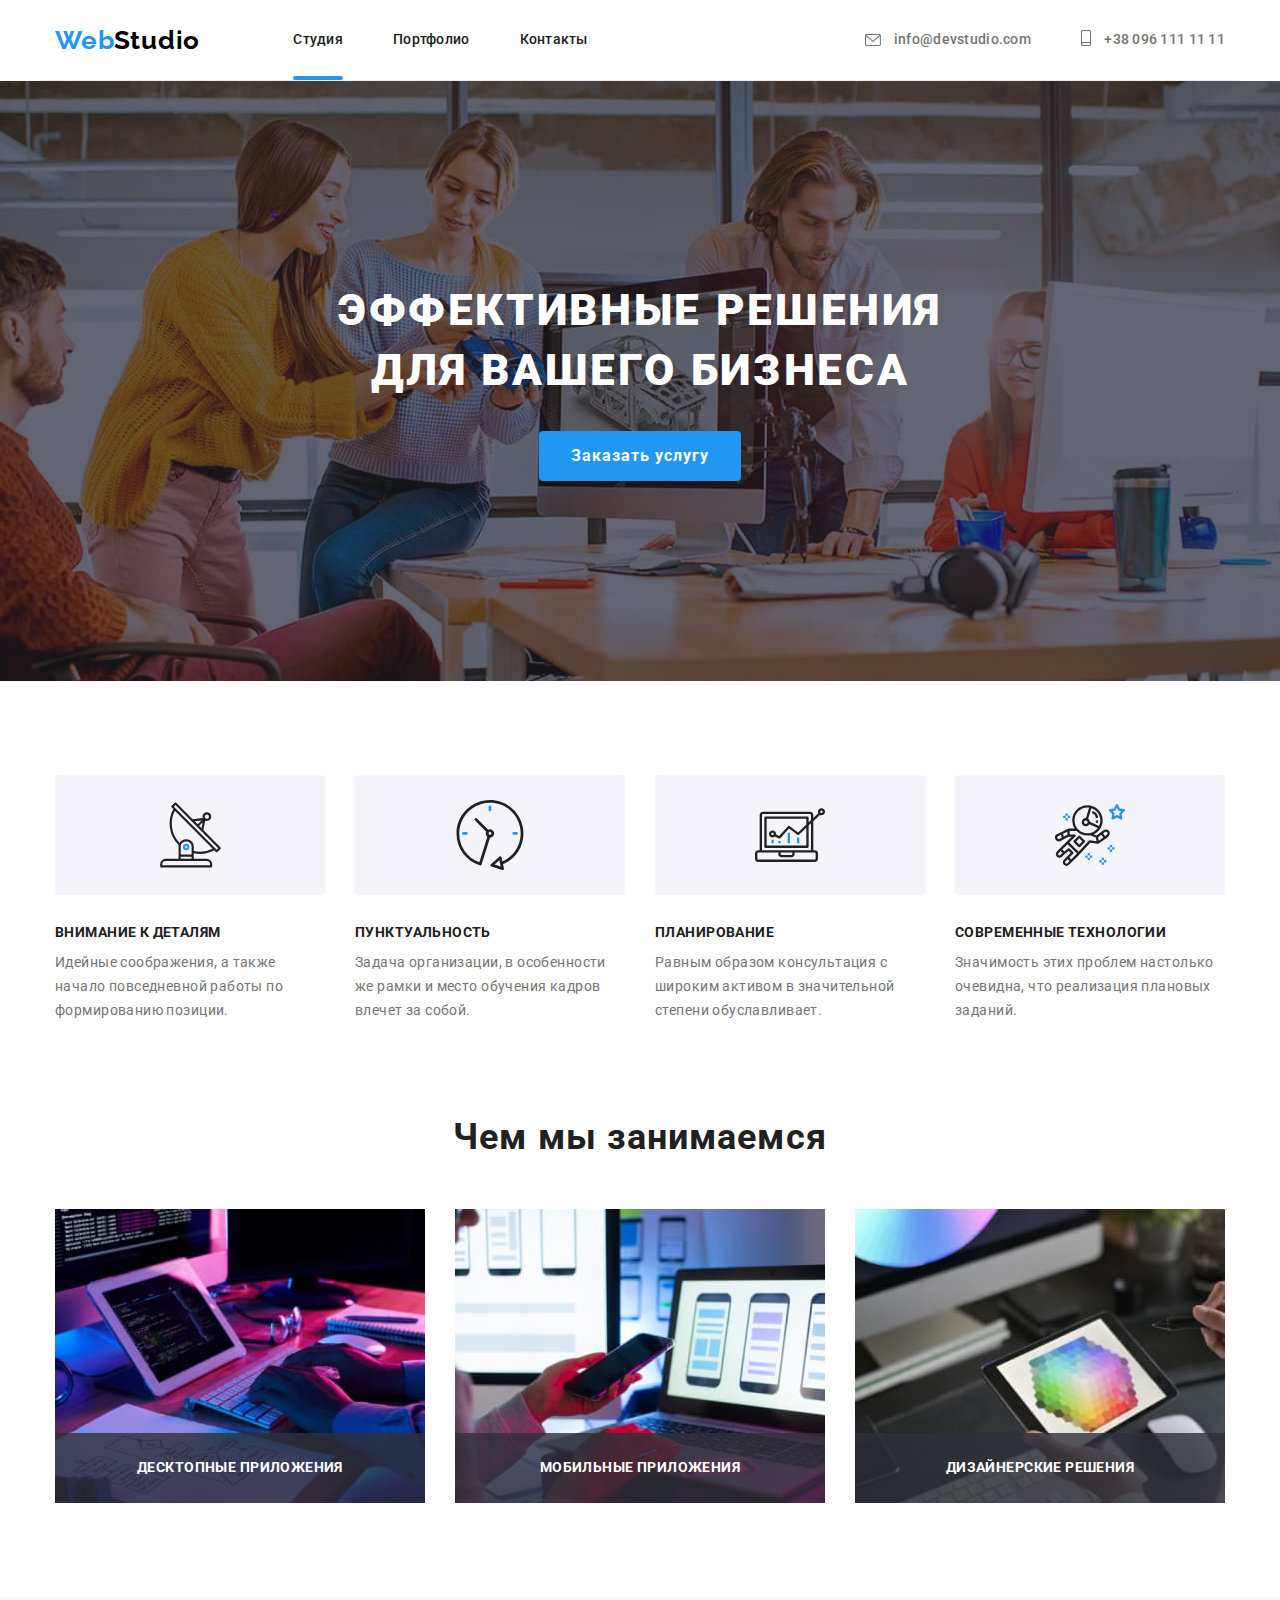
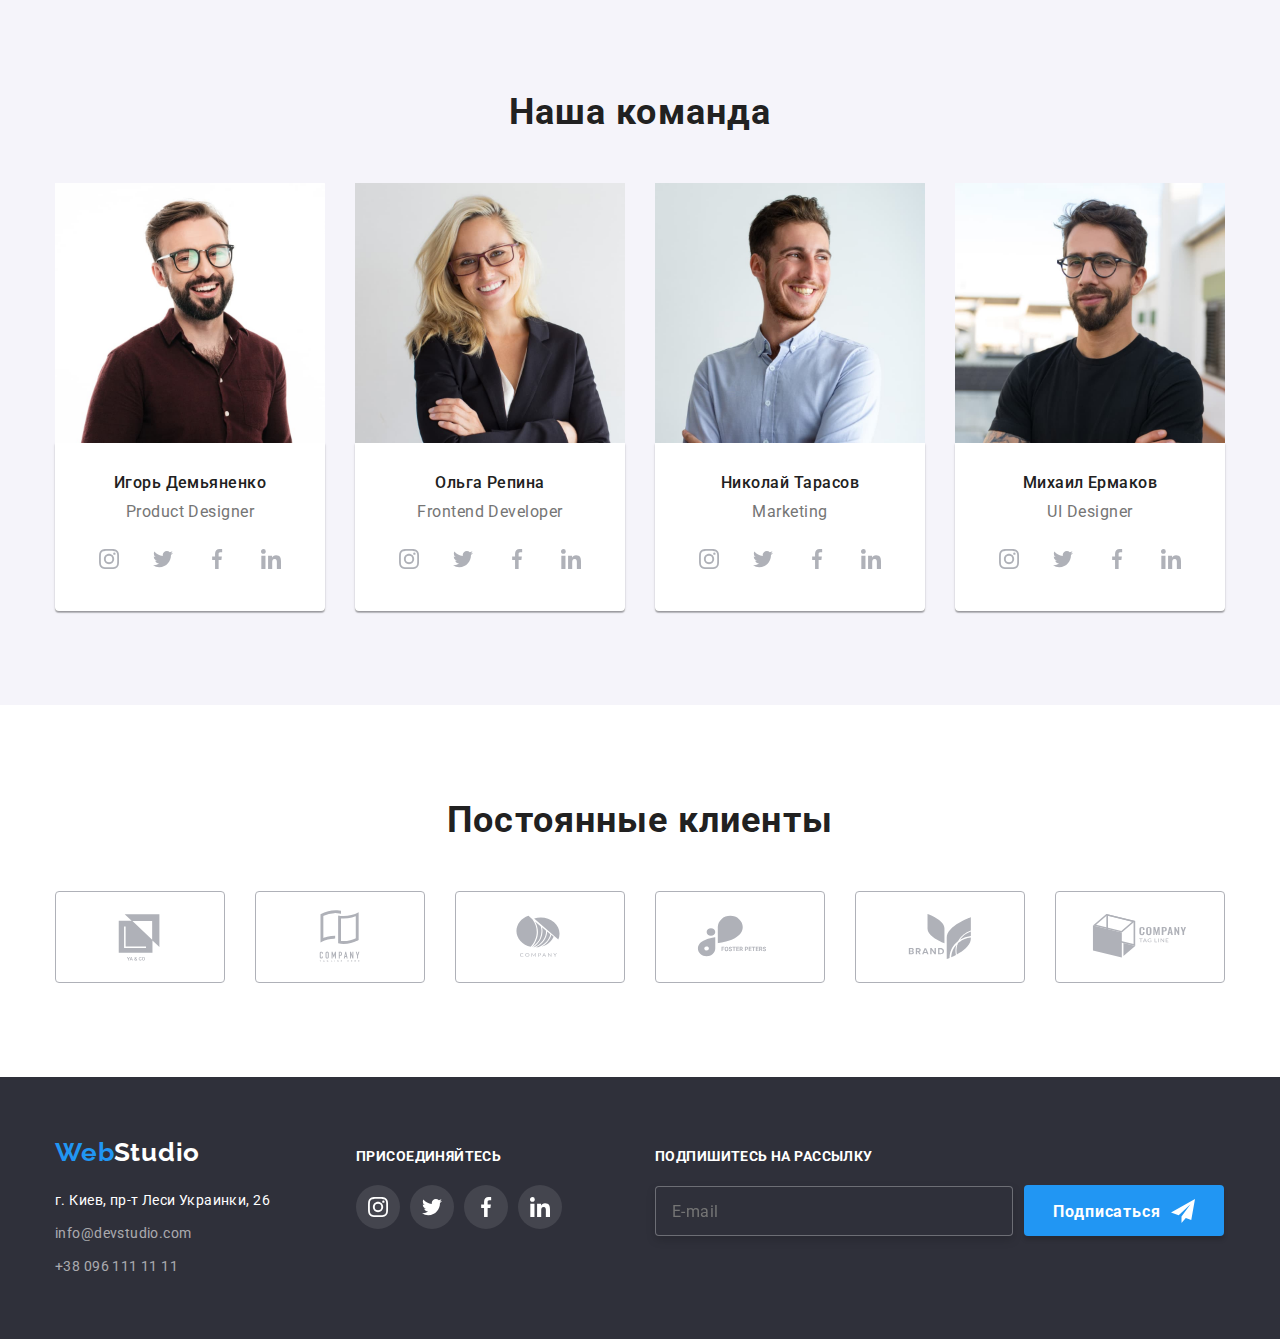
<file: index.html>
<!DOCTYPE html>
<html lang="ru">
	<head>
		<meta charset="UTF-8" />
		<meta http-equiv="X-UA-Compatible" content="IE=edge" />
		<meta name="viewport" content="width=device-width, initial-scale=1.0" />
		<title>Document</title>

		<link rel="stylesheet" href="https://cdn.jsdelivr.net/npm/modern-normalize@1.1.0/modern-normalize.min.css" />
		<link rel="stylesheet" href="./css/main.min.css" />
		<link rel="stylesheet" href="./css/styles.css" />
				<link rel="preconnect" href="https://fonts.googleapis.com" />
		<link rel="preconnect" href="https://fonts.gstatic.com" crossorigin />
		<link
			href="https://fonts.googleapis.com/css2?family=Raleway:wght@700&family=Roboto:wght@400;500;700;900&display=swap"
			rel="stylesheet"
		/>
	</head>
	<body data-body>
		<!--Хедер-->
		<header class="header-bg container">
			<div class="header-nav">
				<a class="logo-header" href="/">
					Web
					<span class="logo-header-part-2">Studio</span>
				</a>
				<nav class="nav">
					<ul class="no-points page-nav">
						<li class="item"><a class="anchor current" href="./index.html">Студия</a></li>
						<li class="item"><a class="anchor" href="./portfolio.html">Портфолио</a></li>
						<li class="item"><a class="anchor" href="">Контакты</a></li>
					</ul>
				</nav>
				<ul class="no-points header-nav-cont">
					<li>
						<a class="contacts item" href="mailto:info@devstudio.com">
							<svg class="mail" width="16" height="12">
								<use href="./images/icons.svg#icon-e-mail"></use>
							</svg>
							info@devstudio.com
						</a>
					</li>
					<li>
						<a class="contacts item-tel" href="tel:+380961111111">
							<svg class="tel" width="10" height="16">
								<use href="./images/icons.svg#icon-smartphone"></use>
							</svg>
							+38 096 111 11 11
						</a>
					</li>
				</ul>
			</div>
		</header>
		<!--Main-->
		<main>
			<section class="sec-hero">
				<div class="container">
					<h1 class="hero">Эффективные решения для вашего бизнеса</h1>
					<button class="button btn-order" type="button" data-modal-open>Заказать услугу</button>
				</div>
			</section>

			<section class="section">
				<div class="container">
					<h2 hidden>Наши преимущества</h2>
					<ul class="no-points benefits">
						<li class="benefits__list gap">
							<div class="pictogramms">
								<svg width="65" height="70">
									<use href="./images/icons.svg#icon-antenna"></use>
								</svg>
							</div>
							<h3 class="benefits__title">Внимание к деталям</h3>
							<p class="benefits__text">
								Идейные соображения, а также начало повседневной работы по формированию позиции.
							</p>
						</li>
						<li class="benefits__list gap">
							<div class="pictogramms">
								<svg width="70" height="70">
									<use href="./images/icons.svg#icon-clock"></use>
								</svg>
							</div>
							<h3 class="benefits__title">Пунктуальность</h3>
							<p class="benefits__text">
								Задача организации, в особенности же рамки и место обучения кадров влечет за собой.
							</p>
						</li>
						<li class="benefits__list gap">
							<div class="pictogramms">
								<svg width="70" height="70">
									<use href="./images/icons.svg#icon-diagram"></use>
								</svg>
							</div>
							<h3 class="benefits__title">Планирование</h3>
							<p class="benefits__text">
								Равным образом консультация с широким активом в значительной степени обуславливает.
							</p>
						</li>
						<li class="benefits__list gap">
							<div class="pictogramms">
								<svg width="70" height="70">
									<use href="./images/icons.svg#icon-astronaut"></use>
								</svg>
							</div>
							<h3 class="benefits__title">Современные технологии</h3>
							<p class="benefits__text description-last">
								Значимость этих проблем настолько очевидна, что реализация плановых заданий.
							</p>
						</li>
					</ul>
				</div>
			</section>

			<section class="section-about">
				<div class="container">
					<h2 class="about about-text">Чем мы занимаемся</h2>
					<ul class="no-points card-set">
						<li class="section-about__job card-set__item">
							<a href="">
								<img src="./images/box-1.jpg" alt="Фото лептопа на столе" width="370" height="294" />
								<p class="section-about__title">Десктопные приложения</p>
							</a>
						</li>
						<li class="section-about__job card-set__item">
							<a href="">
								<img src="./images/box-2.jpg" alt="Фото мобильного телефона в руке" width="370" height="294" />
								<p class="section-about__title">Мобильные приложения</p>
							</a>
						</li>
						<li class="section-about__job card-set__item">
							<a href="">
								<img src="./images/box-3.jpg" alt="Фото лептопа в руке" width="370" height="294" />
								<p class="section-about__title">Дизайнерские решения</p>
							</a>
						</li>
					</ul>
				</div>
			</section>

			<section class="team">
				<div class="container">
					<h2 class="our-team team__title">Наша команда</h2>
					<ul class="no-points card-set">
						<li class="team__team card-set__item">
							<img src="./images/photo-1.jpg" alt="Фото Игорь Демьяненко" width="270" height="260" />
							<div class="team__subscribe">
								<h3 class="team__item">Игорь Демьяненко</h3>
								<p class="team__prof">Product Designer</p>
								<ul class="social-media list">
									<li class="social-media__item">
										<a
											class="social-media__link"
											href=""
											target="_blank"
											rel="noopener noreferrer"
											aria-label="instagram"
										>
											<svg class="social-media__icon" width="20" height="20">
												<use href="./images/icons.svg#icon-instagram"></use>
											</svg>
										</a>
									</li>
									<li class="social-media__item">
										<a
											class="social-media__link"
											href=""
											target="_blank"
											rel="noopener noreferrer"
											aria-label="twitter"
										>
											<svg class="social-media__icon" width="20" height="20">
												<use href="./images/icons.svg#icon-twitter"></use>
											</svg>
										</a>
									</li>
									<li class="social-media__item">
										<a
											class="social-media__link"
											href=""
											target="_blank"
											rel="noopener noreferrer"
											aria-label="facebook"
										>
											<svg class="social-media__icon" width="20" height="20">
												<use href="./images/icons.svg#icon-facebook"></use>
											</svg>
										</a>
									</li>
									<li class="social-media__item">
										<a
											class="social-media__link"
											href=""
											target="_blank"
											rel="noopener noreferrer"
											aria-label="linkedin"
										>
											<svg class="social-media__icon" width="20" height="20">
												<use href="./images/icons.svg#icon-linkedin"></use>
											</svg>
										</a>
									</li>
								</ul>
							</div>
						</li>

						<li class="team__team card-set__item">
							<img src="./images/photo-2.jpg" alt="Фото Ольга Репина" width="270" height="260" />
							<div class="team__subscribe">
								<h3 class="team__item">Ольга Репина</h3>
								<p class="team__prof">Frontend Developer</p>
								<ul class="social-media list">
									<li class="social-media__item">
										<a
											class="social-media__link"
											href=""
											target="_blank"
											rel="noopener noreferrer"
											aria-label="instagram"
										>
											<svg class="social-media__icon" width="20" height="20">
												<use href="./images/icons.svg#icon-instagram"></use>
											</svg>
										</a>
									</li>
									<li class="social-media__item">
										<a
											class="social-media__link"
											href=""
											target="_blank"
											rel="noopener noreferrer"
											aria-label="twitter"
										>
											<svg class="social-media__icon" width="20" height="20">
												<use href="./images/icons.svg#icon-twitter"></use>
											</svg>
										</a>
									</li>
									<li class="social-media__item">
										<a
											class="social-media__link"
											href=""
											target="_blank"
											rel="noopener noreferrer"
											aria-label="facebook"
										>
											<svg class="social-media__icon" width="20" height="20">
												<use href="./images/icons.svg#icon-facebook"></use>
											</svg>
										</a>
									</li>
									<li class="social-media__item">
										<a
											class="social-media__link"
											href=""
											target="_blank"
											rel="noopener noreferrer"
											aria-label="linkedin"
										>
											<svg class="social-media__icon" width="20" height="20">
												<use href="./images/icons.svg#icon-linkedin"></use>
											</svg>
										</a>
									</li>
								</ul>
							</div>
						</li>

						<li class="team__team card-set__item">
							<img src="./images/photo-3.jpg" alt="Фото Николай Тарасов" width="270" height="260" />
							<div class="team__subscribe">
								<h3 class="team__item">Николай Тарасов</h3>
								<p class="team__prof">Marketing</p>
								<ul class="social-media list">
									<li class="social-media__item">
										<a
											class="social-media__link"
											href=""
											target="_blank"
											rel="noopener noreferrer"
											aria-label="instagram"
										>
											<svg class="social-media__icon" width="20" height="20">
												<use href="./images/icons.svg#icon-instagram"></use>
											</svg>
										</a>
									</li>
									<li class="social-media__item">
										<a
											class="social-media__link"
											href=""
											target="_blank"
											rel="noopener noreferrer"
											aria-label="twitter"
										>
											<svg class="social-media__icon" width="20" height="20">
												<use href="./images/icons.svg#icon-twitter"></use>
											</svg>
										</a>
									</li>
									<li class="social-media__item">
										<a
											class="social-media__link"
											href=""
											target="_blank"
											rel="noopener noreferrer"
											aria-label="facebook"
										>
											<svg class="social-media__icon" width="20" height="20">
												<use href="./images/icons.svg#icon-facebook"></use>
											</svg>
										</a>
									</li>
									<li class="social-media__item">
										<a
											class="social-media__link"
											href=""
											target="_blank"
											rel="noopener noreferrer"
											aria-label="linkedin"
										>
											<svg class="social-media__icon" width="20" height="20">
												<use href="./images/icons.svg#icon-linkedin"></use>
											</svg>
										</a>
									</li>
								</ul>
							</div>
						</li>

						<li class="team__team card-set__item">
							<img src="./images/photo-4.jpg" alt="Фото Михаил Ермаков" width="270" height="260" />
							<div class="team__subscribe">
								<h3 class="team__item">Михаил Ермаков</h3>
								<p class="team__prof">UI Designer</p>
								<ul class="social-media list">
									<li class="social-media__item">
										<a
											class="social-media__link"
											href=""
											target="_blank"
											rel="noopener noreferrer"
											aria-label="instagram"
										>
											<svg class="social-media__icon" width="20" height="20">
												<use href="./images/icons.svg#icon-instagram"></use>
											</svg>
										</a>
									</li>
									<li class="social-media__item">
										<a
											class="social-media__link"
											href=""
											target="_blank"
											rel="noopener noreferrer"
											aria-label="twitter"
										>
											<svg class="social-media__icon" width="20" height="20">
												<use href="./images/icons.svg#icon-twitter"></use>
											</svg>
										</a>
									</li>
									<li class="social-media__item">
										<a
											class="social-media__link"
											href=""
											target="_blank"
											rel="noopener noreferrer"
											aria-label="facebook"
										>
											<svg class="social-media__icon" width="20" height="20">
												<use href="./images/icons.svg#icon-facebook"></use>
											</svg>
										</a>
									</li>
									<li class="social-media__item">
										<a
											class="social-media__link"
											href=""
											target="_blank"
											rel="noopener noreferrer"
											aria-label="linkedin"
										>
											<svg class="social-media__icon" width="20" height="20">
												<use href="./images/icons.svg#icon-linkedin"></use>
											</svg>
										</a>
									</li>
								</ul>
							</div>
						</li>
					</ul>
				</div>
			</section>
			<section class="clients">
				<div class="container">
					<h2 class="clients-title">Постоянные клиенты</h2>
					<ul class="clients-list">
						<li class="clients-item">
							<a class="clients-icon" href="" target="_blank" rel="noopener noreferrer">
								<svg class="clients-svg" width="41" height="47">
									<use href="./images/icons.svg#icon-logo"></use>
								</svg>
							</a>
						</li>
						<li class="clients-item">
							<a class="clients-icon" href="" target="_blank" rel="noopener noreferrer">
								<svg class="clients-svg" width="40" height="52">
									<use href="./images/icons.svg#icon-logo-1"></use>
								</svg>
							</a>
						</li>
						<li class="clients-item">
							<a class="clients-icon" href="" target="_blank" rel="noopener noreferrer">
								<svg class="clients-svg" width="43" height="41">
									<use href="./images/icons.svg#icon-logo-2"></use>
								</svg>
							</a>
						</li>
						<li class="clients-item">
							<a class="clients-icon" href="" target="_blank" rel="noopener noreferrer">
								<svg class="clients-svg" width="84" height="41">
									<use href="./images/icons.svg#icon-logo-3"></use>
								</svg>
							</a>
						</li>
						<li class="clients-item">
							<a class="clients-icon" href="" target="_blank" rel="noopener noreferrer">
								<svg class="clients-svg" width="63" height="45">
									<use href="./images/icons.svg#icon-logo-4"></use>
								</svg>
							</a>
						</li>
						<li class="clients-item">
							<a class="clients-icon" href="" target="_blank" rel="noopener noreferrer">
								<svg class="clients-svg" width="94" height="44">
									<use href="./images/icons.svg#icon-logo-5"></use>
								</svg>
							</a>
						</li>
					</ul>
				</div>
			</section>
		</main>
		<!--Футер-->
		<footer class="footer-bg">
			<div class="container footer-union">
				<div class="footer-address">
					<a class="logo-footer" href="/">
						Web
						<span class="logo-footer-part-2">Studio</span>
					</a>
					<address>
						<ul class="no-points points">
							<li class="footer-item">
								<a class="address-style" href="">г. Киев, пр-т Леси Украинки, 26</a>
							</li>
							<li class="footer-item">
								<a class="contacts footer-contacts-mail" href="mailto:info@devstudio.com">info@devstudio.com</a>
							</li>
							<li class="footer-item">
								<a class="contacts footer-contacts-tel" href="tel:+380961111111">+38 096 111 11 11</a>
							</li>
						</ul>
					</address>
				</div>

				<div class="welcome">
					<h2 class="welcome-title">присоединяйтесь</h2>
					<ul class="no-points welcome-list">
						<li class="social-media__item">
							<a class="social-media-bg" href="" target="_blank" rel="noopener noreferrer" aria-label="instagram">
								<svg class="social-media__icon" width="20" height="20">
									<use href="./images/icons.svg#icon-instagram"></use>
								</svg>
							</a>
						</li>
						<li class="social-media__item">
							<a class="social-media-bg" href="" target="_blank" rel="noopener noreferrer" aria-label="twitter">
								<svg class="social-media__icon smi-footer" width="20" height="20">
									<use href="./images/icons.svg#icon-twitter"></use>
								</svg>
							</a>
						</li>
						<li class="social-media__item">
							<a class="social-media-bg" href="" target="_blank" rel="noopener noreferrer" aria-label="facebook">
								<svg class="social-media__icon" width="20" height="20">
									<use href="./images/icons.svg#icon-facebook"></use>
								</svg>
							</a>
						</li>
						<li class="social-media__item">
							<a class="social-media-bg" href="" target="_blank" rel="noopener noreferrer" aria-label="linkedin">
								<svg class="social-media__icon" width="20" height="20">
									<use href="./images/icons.svg#icon-linkedin"></use>
								</svg>
							</a>
						</li>
					</ul>
				</div>
				<div class="footer-subscribe">
					<label class="subscribe-label">Подпишитесь на рассылку</label>
					<input class="subscribe-input" name="e-mail" type="email" placeholder="E-mail" />
					<button class="footer-subscribe-btn" type="submit">Подписаться</button>
				</div>
			</div>
		</footer>
		<div class="backdrop is-hidden" data-modal>
			<div class="modal">
				<button class="modal-close" type="button" data-modal-close>
					<svg width="18" height="18">
						<use href="./images/icons.svg#icon-close"></use>
					</svg>
				</button>

				<form class="form">
					<h2 class="strong-title">Оставьте свои данные, мы вам перезвоним</h2>
					<div class="form-fields">
						<label class="form-label">
							Имя
							<input class="form-input" type="text" name="name" />
						</label>
						<svg class="icon-input" width="18" height="18">
							<use href="./images/icons.svg#icon-person"></use>
						</svg>
					</div>
					<div class="form-fields">
						<label class="form-label">
							Телефон
							<input class="form-input" type="tel" name="phone" />
						</label>
						<svg class="icon-input" width="18" height="18">
							<use href="./images/icons.svg#icon-phone"></use>
						</svg>
					</div>
					<div class="form-fields">
						<label class="form-label">
							Почта
							<input class="form-input" type="email" name="e-mail" />
						</label>
						<svg class="icon-input" width="18" height="18">
							<use href="./images/icons.svg#icon-email-send"></use>
						</svg>
					</div>
					<div class="form-fields placeholder">
						<label class="form-label">
							Комментарий
							<textarea class="form-input textarea" name="comments" placeholder="Введите текст"></textarea>
						</label>
					</div>
					<div class="form-fields-check">
						<label class="form-label-check">
							<input class="form-input-check checkbox" type="checkbox" name="confirm" />

							<span class="border-check">
								<svg class="icon-rect" width="16" height="15">
									<use href="./images/icons.svg#icon-rectangle"></use>
								</svg>
								<svg class="icon-agree" width="16" height="15">
									<use href="./images/icons.svg#icon-vector"></use>
								</svg>
							</span>
							Соглашаюсь с рассылкой и принимаю
							<span class="policy">Условия договора</span>
						</label>
					</div>
					<div class="form-btn-submit">
						<button class="btn-submit" type="submit">Отправить</button>
					</div>
				</form>
			</div>
		</div>
		<script src="./js/modal.js"></script>
	</body>
</html>
</file>
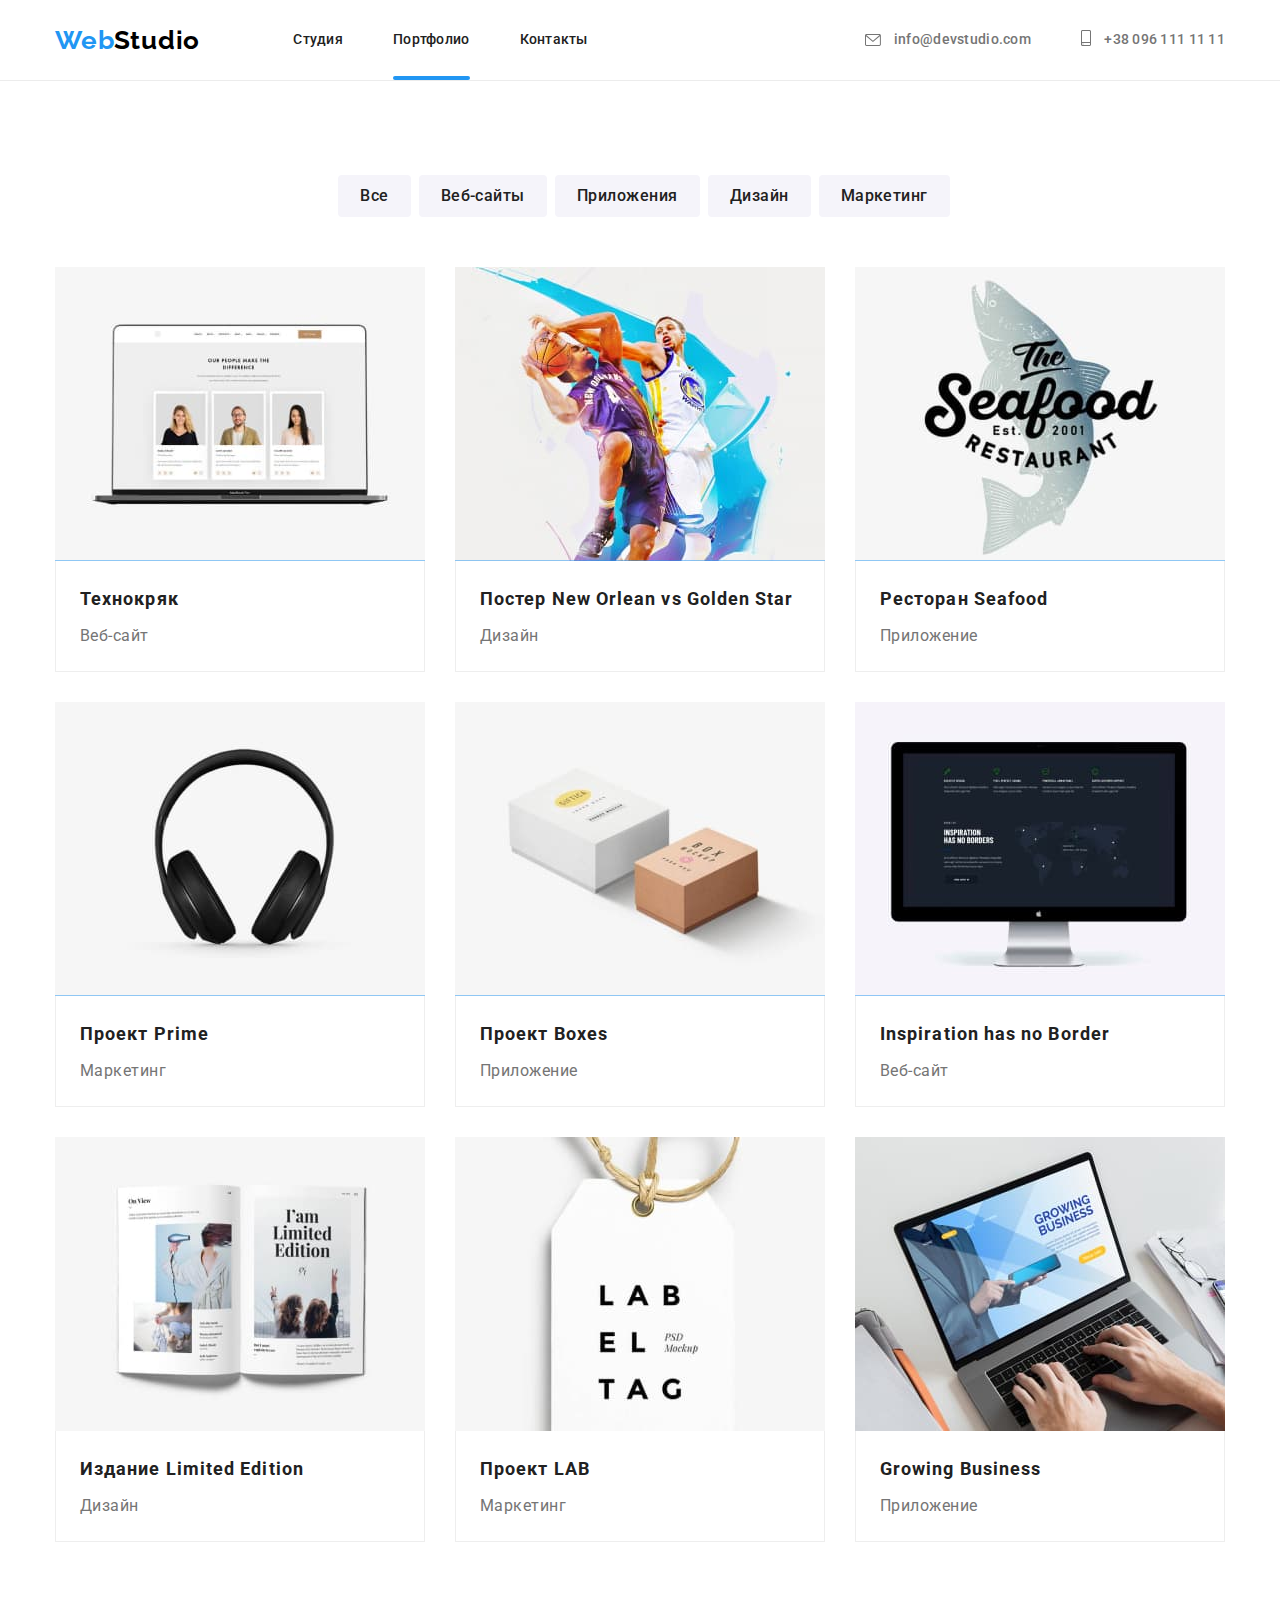
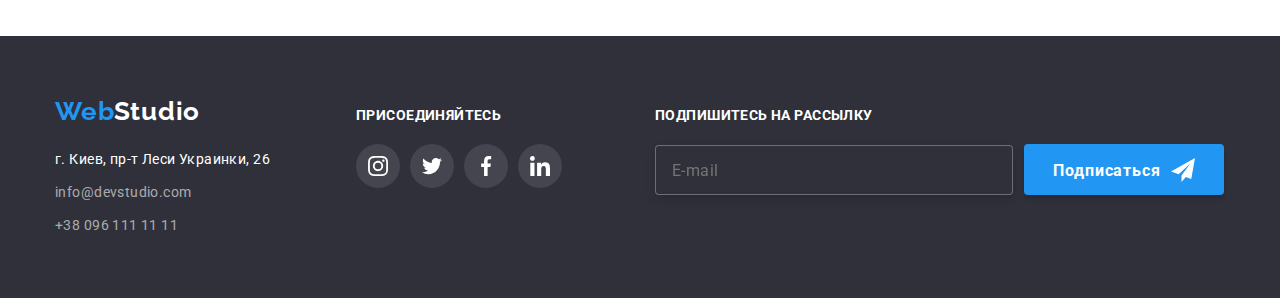
<file: portfolio.html>
<!DOCTYPE html>
<html lang="ru">
	<head>
		<meta charset="UTF-8" />
		<meta http-equiv="X-UA-Compatible" content="IE=edge" />
		<meta name="viewport" content="width=device-width, initial-scale=1.0" />
		<title>Document</title>
		<link rel="stylesheet" href="https://cdn.jsdelivr.net/npm/modern-normalize@1.1.0/modern-normalize.min.css" />
		<link rel="stylesheet" href="./css/main.min.css" />
		<link rel="stylesheet" href="./css/styles.css" />
		<link rel="preconnect" href="https://fonts.googleapis.com" />
		<link rel="preconnect" href="https://fonts.gstatic.com" crossorigin />
		<link
			href="https://fonts.googleapis.com/css2?family=Raleway:wght@700&family=Roboto:wght@400;500;700;900&display=swap"
			rel="stylesheet"
		/>
	</head>
	<body>
		<!--Хедер-->
		<header class="header-bg">
			<div class="container header-nav">
				<a class="logo-header" href="/">
					Web
					<span class="logo-header-part-2">Studio</span>
				</a>
				<nav class="nav">
					<ul class="no-points page-nav">
						<li class="item"><a class="anchor" href="./index.html">Студия</a></li>
						<li class="item"><a class="anchor current" href="./portfolio.html">Портфолио</a></li>
						<li class="item"><a class="anchor" href="">Контакты</a></li>
					</ul>
				</nav>
				<ul class="no-points header-nav-cont">
					<li>
						<a class="contacts item" href="mailto:info@devstudio.com">
							<svg class="mail" width="16" height="12">
								<use href="./images/icons.svg#icon-e-mail"></use>
							</svg>
							info@devstudio.com
						</a>
					</li>
					<li>
						<a class="contacts item-tel" href="tel:+380961111111">
							<svg class="tel" width="10" height="16">
								<use href="./images/icons.svg#icon-smartphone"></use>
							</svg>
							+38 096 111 11 11
						</a>
					</li>
				</ul>
			</div>
		</header>
		<!--Main-->
		<main>
			<section class="portfolio-btn">
				<div class="container">
					<h2 hidden>Фильтр</h2>
					<ul class="no-points port-list">
						<li class="portfolio-item"><button class="button btn-filtr" type="button">Все</button></li>
						<li class="portfolio-item"><button class="button btn-filtr" type="button">Веб-сайты</button></li>
						<li class="portfolio-item"><button class="button btn-filtr" type="button">Приложения</button></li>
						<li class="portfolio-item"><button class="button btn-filtr" type="button">Дизайн</button></li>
						<li class="portfolio-item"><button class="button btn-filtr" type="button">Маркетинг</button></li>
					</ul>

					<h1 hidden>Портфолио</h1>
					<ul class="no-points card-set">
						<li class="portfolio-bg card-set__item">
							<a class="portfolio-link" href="">
								<div class="over">
									<img src="./images/portfolio-1.jpg" alt="Технокряк" width="370" height="294" />
									<div class="portfolio-overlay">
										<p class="portfolio-overlay-text">
											Ресурс предлагает комплексные предложения с разным уровнем функционала и сервисов. Все это
											позволит посетителю получить исчерпывающие сведения о компании или частном лице.
										</p>
									</div>
								</div>
								<div class="border">
									<h2 class="projects">Технокряк</h2>
									<p class="project-type">Веб-сайт</p>
								</div>
							</a>
						</li>
						<li class="portfolio-bg card-set__item">
							<a class="portfolio-link" href="">
								<div class="over">
									<img src="./images/portfolio-2.jpg" alt="Постер New Orlean vs Golden Star" width="370" height="294" />
									<div class="portfolio-overlay">
										<p class="portfolio-overlay-text">
											Ресурс предлагает комплексные предложения с разным уровнем функционала и сервисов. Все это
											позволит посетителю получить исчерпывающие сведения о компании или частном лице.
										</p>
									</div>
								</div>
								<div class="border">
									<h2 class="projects">Постер New Orlean vs Golden Star</h2>
									<p class="project-type">Дизайн</p>
								</div>
							</a>
						</li>
						<li class="portfolio-bg card-set__item">
							<a class="portfolio-link" href="">
								<div class="over">
									<img src="./images/portfolio-3.jpg" alt="Ресторан Seafood" width="370" height="294" />
									<div class="portfolio-overlay">
										<p class="portfolio-overlay-text">
											Ресурс предлагает комплексные предложения с разным уровнем функционала и сервисов. Все это
											позволит посетителю получить исчерпывающие сведения о компании или частном лице.
										</p>
									</div>
								</div>
								<div class="border">
									<h2 class="projects">Ресторан Seafood</h2>
									<p class="project-type">Приложение</p>
								</div>
							</a>
						</li>
						<li class="portfolio-bg card-set__item">
							<a class="portfolio-link" href="">
								<div class="over">
									<img src="./images/portfolio-4.jpg" alt="Проект Prime" width="370" height="294" />
									<div class="portfolio-overlay">
										<p class="portfolio-overlay-text">
											Ресурс предлагает комплексные предложения с разным уровнем функционала и сервисов. Все это
											позволит посетителю получить исчерпывающие сведения о компании или частном лице.
										</p>
									</div>
								</div>
								<div class="border">
									<h2 class="projects">Проект Prime</h2>
									<p class="project-type">Маркетинг</p>
								</div>
							</a>
						</li>
						<li class="portfolio-bg card-set__item">
							<a class="portfolio-link" href="">
								<div class="over">
									<img src="./images/portfolio-5.jpg" alt="Проект Boxes" width="370" height="294" />
									<div class="portfolio-overlay">
										<p class="portfolio-overlay-text">
											Ресурс предлагает комплексные предложения с разным уровнем функционала и сервисов. Все это
											позволит посетителю получить исчерпывающие сведения о компании или частном лице.
										</p>
									</div>
								</div>
								<div class="border">
									<h2 class="projects">Проект Boxes</h2>
									<p class="project-type">Приложение</p>
								</div>
							</a>
						</li>
						<li class="portfolio-bg card-set__item">
							<a class="portfolio-link" href="">
								<div class="over">
									<img src="./images/portfolio-6.jpg" alt="Inspiration has no Borders" width="370" height="294" />
									<div class="portfolio-overlay">
										<p class="portfolio-overlay-text">
											Ресурс предлагает комплексные предложения с разным уровнем функционала и сервисов. Все это
											позволит посетителю получить исчерпывающие сведения о компании или частном лице.
										</p>
									</div>
								</div>
								<div class="border">
									<h2 class="projects">Inspiration has no Border</h2>
									<p class="project-type">Веб-сайт</p>
								</div>
							</a>
						</li>
						<li class="portfolio-bg card-set__item">
							<a class="portfolio-link" href="">
								<div class="over">
									<img src="./images/portfolio-7.jpg" alt="Издание Limited Edition" width="370" height="294" />
									<div class="portfolio-overlay">
										<p class="portfolio-overlay-text">
											Ресурс предлагает комплексные предложения с разным уровнем функционала и сервисов. Все это
											позволит посетителю получить исчерпывающие сведения о компании или частном лице.
										</p>
									</div>
								</div>
								<div class="border">
									<h2 class="projects">Издание Limited Edition</h2>
									<p class="project-type">Дизайн</p>
								</div>
							</a>
						</li>
						<li class="portfolio-bg card-set__item">
							<a class="portfolio-link" href="">
								<div class="over">
									<img src="./images/portfolio-8.jpg" alt="Проект LAB" width="370" height="294" />
									<div class="portfolio-overlay">
										<p class="portfolio-overlay-text">
											Ресурс предлагает комплексные предложения с разным уровнем функционала и сервисов. Все это
											позволит посетителю получить исчерпывающие сведения о компании или частном лице.
										</p>
									</div>
								</div>
								<div class="border">
									<h2 class="projects">Проект LAB</h2>
									<p class="project-type">Маркетинг</p>
								</div>
							</a>
						</li>
						<li class="portfolio-bg card-set__item">
							<a class="portfolio-link" href="">
								<div class="over">
									<img src="./images/portfolio-9.jpg" alt="Growing Business" width="370" height="294" />
									<div class="portfolio-overlay">
										<p class="portfolio-overlay-text">
											Ресурс предлагает комплексные предложения с разным уровнем функционала и сервисов. Все это
											позволит посетителю получить исчерпывающие сведения о компании или частном лице.
										</p>
									</div>
								</div>
								<div class="border">
									<h2 class="projects">Growing Business</h2>
									<p class="project-type">Приложение</p>
								</div>
							</a>
						</li>
					</ul>
				</div>
			</section>
		</main>
		<!--Футер-->
		<footer class="footer-bg">
			<div class="container footer-union">
				<div>
					<a class="logo-footer" href="/">
						Web
						<span class="logo-footer-part-2">Studio</span>
					</a>
					<address>
						<ul class="no-points points">
							<li class="footer-item">
								<a class="address-style" href="">г. Киев, пр-т Леси Украинки, 26</a>
							</li>
							<li class="footer-item">
								<a class="contacts footer-contacts-mail" href="mailto:info@devstudio.com">info@devstudio.com</a>
							</li>
							<li class="footer-item">
								<a class="contacts footer-contacts-tel" href="tel:+380961111111">+38 096 111 11 11</a>
							</li>
						</ul>
					</address>
				</div>

				<div class="welcome">
					<h2 class="welcome-title">присоединяйтесь</h2>
					<ul class="no-points welcome-list">
						<li class="social-media__item">
							<a class="social-media-bg" href="" target="_blank" rel="noopener noreferrer" aria-label="instagram">
								<svg class="social-media__icon" width="20" height="20">
									<use href="./images/icons.svg#icon-instagram"></use>
								</svg>
							</a>
						</li>
						<li class="social-media__item">
							<a class="social-media-bg" href="" target="_blank" rel="noopener noreferrer" aria-label="twitter">
								<svg class="social-media__icon smi-footer" width="20" height="20">
									<use href="./images/icons.svg#icon-twitter"></use>
								</svg>
							</a>
						</li>
						<li class="social-media__item">
							<a class="social-media-bg" href="" target="_blank" rel="noopener noreferrer" aria-label="facebook">
								<svg class="social-media__icon" width="20" height="20">
									<use href="./images/icons.svg#icon-facebook"></use>
								</svg>
							</a>
						</li>
						<li class="social-media__item">
							<a class="social-media-bg" href="" target="_blank" rel="noopener noreferrer" aria-label="linkedin">
								<svg class="social-media__icon" width="20" height="20">
									<use href="./images/icons.svg#icon-linkedin"></use>
								</svg>
							</a>
						</li>
					</ul>
				</div>
				<div class="footer-subscribe">
					<label class="subscribe-label">Подпишитесь на рассылку</label>
					<input class="subscribe-input" name="e-mail" type="email" placeholder="E-mail" />
					<button class="footer-subscribe-btn" type="submit">Подписаться</button>
				</div>
			</div>
		</footer>
	</body>
</html>
</file>
<file: css/styles.css>

</file>
<file: css/main.min.css>
:root{--white-txt-color: #ffffff;--black-txt-color: #000000;--dark-txt-color: #212121;--blue-txt-color: #2196f3;--gray-txt-color: #757575;--whitness-txt-color: rgba(255, 255, 255, 0.6);--whitness-bg-color: #F5F4FA;--blue-bg-color: #2196f3;--darkness-bg-color: #2F303A;--white-bg-color: #ffffff;--gray-fill-color:#AFB1B8;--blue-fill-color: #2196f3;--white-fill-color:#ffffff;--grayeness-fill-color: #757575;--items: 3;--margins:30px;--anim: 250ms cubic-bezier(0.4, 0, 0.2, 1)}body{font-family:"roboto",Arial,Helvetica,sans-serif;font-weight:700;font-size:14px;line-height:1.71;color:var(--dark-txt-color)}body.no-scroll{overflow:hidden}.card-set{-ms-flex-wrap:wrap;flex-wrap:wrap;margin:calc(-1*var(--margins)/2);padding-left:0}.card-set__item{-ms-flex-preferred-size:calc((100% - var(--margins)*var(--items))/var(--items));flex-basis:calc((100% - var(--margins)*var(--items))/var(--items));margin:calc(var(--margins)/2)}h1,h2,h3,h4,p{margin:0;padding:0}img{display:block;max-width:100%;height:auto}.list{list-style:none;margin:0;padding:0}.no-points{list-style:none;display:-webkit-box;display:-ms-flexbox;display:flex}.current{position:relative;font-size:14px;line-height:1.14;letter-spacing:.02em;color:var(--blue-txt-color)}.current::after{position:absolute;content:"";width:100%;height:4px;bottom:0;left:0;display:inline-block;background-color:var(--blue-bg-color);border-radius:2px}.checkbox{-webkit-appearance:none;-moz-appearance:none;appearance:none;position:absolute}.button{font-family:inherit;font-weight:500;font-size:16px;line-height:1.62;letter-spacing:.03em;background-color:var(--whitness-bg-color);cursor:pointer;-webkit-transition:color var(--anim),background-color var(--anim),-webkit-box-shadow var(--anim);transition:color var(--anim),background-color var(--anim),-webkit-box-shadow var(--anim);transition:color var(--anim),background-color var(--anim),box-shadow var(--anim);transition:color var(--anim),background-color var(--anim),box-shadow var(--anim),-webkit-box-shadow var(--anim)}.button:hover,.button:focus{background-color:var(--blue-bg-color);color:var(--white-txt-color);-webkit-box-shadow:0px 3px 1px rgba(0,0,0,.1),0px 1px 2px rgba(0,0,0,.08),0px 2px 2px rgba(0,0,0,.12);box-shadow:0px 3px 1px rgba(0,0,0,.1),0px 1px 2px rgba(0,0,0,.08),0px 2px 2px rgba(0,0,0,.12);border-radius:4px}.btn-filtr{display:block;padding:8px 22px;border-radius:4px;border:none;text-align:center;font-size:16px;line-height:1.62;letter-spacing:.03em;color:var(--dark-txt-color)}.btn-order{margin:0 auto;padding:10px 32px;background-color:var(--blue-bg-color);border:none;border-radius:4px;display:-webkit-box;display:-ms-flexbox;display:flex;-webkit-box-align:center;-ms-flex-align:center;align-items:center;text-align:center;font-weight:700;font-size:16px;line-height:1.88;letter-spacing:.06em;color:var(--white-txt-color)}.footer-subscribe-btn{margin-left:8px;font-weight:700;font-size:16px;line-height:1.88;letter-spacing:.06em;display:inline-block;color:#fff;background-color:var(--blue-bg-color);-webkit-box-shadow:0px 4px 4px rgba(0,0,0,.15);box-shadow:0px 4px 4px rgba(0,0,0,.15);border-radius:4px;padding-top:8px;padding-bottom:9px;cursor:pointer;border:none;width:200px}.footer-subscribe-btn::after{content:"";display:inline-block;width:24px;height:24px;background-image:url("../images/icon send.svg");margin-left:10px;-webkit-transform:translateY(25%);transform:translateY(25%);border:none}.portfolio-btn{background-color:var(--white-bg-color);padding-top:94px;padding-bottom:94px}.form-btn-submit{display:-webkit-box;display:-ms-flexbox;display:flex;-webkit-box-pack:center;-ms-flex-pack:center;justify-content:center;-webkit-box-align:center;-ms-flex-align:center;align-items:center}.btn-submit{cursor:pointer;display:-webkit-box;display:-ms-flexbox;display:flex;text-align:center;-webkit-box-pack:center;-ms-flex-pack:center;justify-content:center;-webkit-box-align:center;-ms-flex-align:center;align-items:center;font-weight:700;font-size:16px;line-height:1.88;letter-spacing:.06em;color:var(--white-txt-color);background-color:var(--blue-bg-color);-webkit-box-shadow:0px 4px 4px rgba(0,0,0,.15);box-shadow:0px 4px 4px rgba(0,0,0,.15);border-radius:4px;border:none;padding:10px 56px;-webkit-transition:var(--anim);transition:var(--anim)}.btn-submit:hover,.btn-submit:focus{background-color:var(--blue-txt-color)}.section{padding-bottom:94px;padding-top:94px}.container{width:1200px;padding-left:15px;padding-right:15px;margin-left:auto;margin-right:auto}.social-media{display:-webkit-box;display:-ms-flexbox;display:flex;-webkit-box-pack:center;-ms-flex-pack:center;justify-content:center}.social-media__link{display:-webkit-box;display:-ms-flexbox;display:flex;-webkit-box-align:center;-ms-flex-align:center;align-items:center;-webkit-box-pack:center;-ms-flex-pack:center;justify-content:center;color:var(--gray-fill-color);width:44px;height:44px;border-radius:50%;-webkit-transition:color var(--anim),background-color var(--anim);transition:color var(--anim),background-color var(--anim)}.social-media__item:not(:last-child){margin-right:10px}.social-media__link:hover,.social-media__link:focus{color:var(--white-fill-color);background-color:var(--blue-fill-color)}.social-media__icon{fill:currentColor}.social-media-bg{background-color:rgba(255,255,255,.1);color:currentColor;display:-webkit-box;display:-ms-flexbox;display:flex;-webkit-box-align:center;-ms-flex-align:center;align-items:center;-webkit-box-pack:center;-ms-flex-pack:center;justify-content:center;width:44px;height:44px;border-radius:50%;-webkit-transition:color var(--anim),background-color var(--anim);transition:color var(--anim),background-color var(--anim)}.social-media-bg:hover,.social-media-bg:focus{color:var(--white-fill-color);background-color:var(--blue-fill-color)}.strong-title{margin-bottom:12px;font-weight:700;font-size:20px;line-height:1.15;letter-spacing:.03em;text-align:center;color:var(--dark-txt-color)}.welcome-title{display:-webkit-box;display:-ms-flexbox;display:flex;-webkit-box-align:center;-ms-flex-align:center;align-items:center;color:var(--white-txt-color);text-transform:uppercase;font-weight:700;font-size:14px;line-height:1.14;letter-spacing:.03em}.clients-title{font-weight:700;font-size:36px;line-height:1.17;letter-spacing:.03em;text-align:center;margin-bottom:50px}.contacts{color:var(--gray-txt-color);font-weight:500;font-size:14px;line-height:1.14;letter-spacing:.02em;text-decoration:none;-webkit-transition:color var(--anim);transition:color var(--anim)}.contacts:hover,.contacts:focus{color:var(--blue-txt-color)}.contacts:hover .mail,.contacts:focus .mail{color:var(--blue-txt-color);fill:var(--blue-fill-color)}.contacts:hover .tel,.contacts:focus .tel{color:var(--blue-txt-color);fill:var(--blue-fill-color)}.over{position:relative;overflow:hidden}.over:hover .portfolio-overlay{-webkit-transform:translateY(0%);transform:translateY(0%)}.portfolio-overlay{position:absolute;bottom:0;left:0;display:-webkit-box;display:-ms-flexbox;display:flex;-webkit-transform:translateY(100%);transform:translateY(100%);-webkit-box-pack:center;-ms-flex-pack:center;justify-content:center;-webkit-box-align:center;-ms-flex-align:center;align-items:center;background-color:rgba(33,150,243,.9);padding:63px 24px;-webkit-transition:-webkit-transform var(--anim);transition:-webkit-transform var(--anim);transition:transform var(--anim);transition:transform var(--anim), -webkit-transform var(--anim);width:100%;overflow:hidden}.portfolio-overlay-text{font-weight:400;font-size:18px;line-height:1.56;letter-spacing:.03em;color:var(--white-txt-color)}.modal{position:absolute;top:50%;left:50%;-webkit-transform:translate(-50%, -50%);transform:translate(-50%, -50%);width:528px;background-color:var(--white-bg-color);-webkit-box-shadow:0px 1px 3px rgba(0,0,0,.12),0px 1px 1px rgba(0,0,0,.14),0px 2px 1px rgba(0,0,0,.2);box-shadow:0px 1px 3px rgba(0,0,0,.12),0px 1px 1px rgba(0,0,0,.14),0px 2px 1px rgba(0,0,0,.2);border-radius:4px;padding-left:40px;padding-right:40px;padding-top:50px;padding-bottom:30px}.modal-close{position:absolute;top:0;right:0;-webkit-transform:translate(-8px, 18px);transform:translate(-8px, 18px);width:30px;height:30px;border-radius:50%;border:1px solid rgba(0,0,0,.1);padding:0;display:-webkit-box;display:-ms-flexbox;display:flex;-webkit-box-align:center;-ms-flex-align:center;align-items:center;-webkit-box-pack:center;-ms-flex-pack:center;justify-content:center;cursor:pointer;background-color:var(--white-bg-color);-webkit-transition:fill var(--anim);transition:fill var(--anim)}.modal-close:hover,.modal-close:focus{fill:var(--blue-fill-color)}.backdrop{position:fixed;top:0;left:0;width:100%;height:100%;border:1px solid rgba(0,0,0,.1);opacity:1;visibility:visible;pointer-events:initial;-webkit-transition:opacity var(--anim),visibility var(--anim);transition:opacity var(--anim),visibility var(--anim);background-color:rgba(0,0,0,.1)}.backdrop.is-hidden{opacity:0;visibility:hidden;pointer-events:none}textarea{resize:none}.form{width:448px;margin-left:auto;margin-right:auto}.form-fields{margin-bottom:10px;position:relative}.form-fields-check{display:-webkit-box;display:-ms-flexbox;display:flex;-webkit-box-pack:center;-ms-flex-pack:center;justify-content:center;-webkit-box-align:center;-ms-flex-align:center;align-items:center;margin-bottom:30px}.form-fields input{padding-top:12px;padding-bottom:12px;padding-left:42px;width:100%;border:1px solid rgba(33,33,33,.2);border-radius:4px}.placeholder{margin-bottom:20px}.form-input{display:block;margin-top:4px;-webkit-transition:border-color var(--anim);transition:border-color var(--anim)}.form-input-check:checked+.border-check{fill:var(--blue-fill-color);background-color:var(--blue-bg-color);margin-right:7px;width:16px;outline:1px solid var(--blue-bg-color);outline-offset:-2px;border-radius:2px;-webkit-transition:background-color var(--anim);transition:background-color var(--anim)}.textarea{height:120px;padding:12px 16px}.icon-input{position:absolute;top:50%;left:12px;display:inline-block;-webkit-transition:fill var(--anim);transition:fill var(--anim)}.form-fields textarea{width:100%;border:1px solid rgba(33,33,33,.2);border-radius:4px}.icon-agree{display:-webkit-box;display:-ms-flexbox;display:flex;-webkit-box-align:center;-ms-flex-align:center;align-items:center;margin-right:7px}.icon-rect{position:absolute}.form-label{display:block;font-weight:400;font-size:12px;line-height:1.17;letter-spacing:.01em;color:var(--gray-txt-color)}.form-label-check{font-weight:400;font-size:14px;line-height:1.71;letter-spacing:.03em;display:-webkit-box;display:-ms-flexbox;display:flex;color:var(--gray-txt-color);-webkit-box-align:center;-ms-flex-align:center;align-items:center}.form-fields input:hover,.form-fields input:focus{border-color:var(--blue-bg-color);outline:none}.form-fields textarea:hover,.form-fields textarea:focus{border-color:var(--blue-fill-color);outline:none}.form-fields:hover .icon-input,.form-fields:focus-within .icon-input{fill:var(--blue-fill-color)}.policy{font-weight:400;font-size:14px;line-height:1.71;letter-spacing:.03em;-webkit-text-decoration-line:underline;text-decoration-line:underline;color:var(--blue-txt-color);cursor:pointer;margin-left:3px}.header-nav{display:-webkit-box;display:-ms-flexbox;display:flex;-webkit-box-align:center;-ms-flex-align:center;align-items:center;margin-left:auto}.header-nav-cont{-webkit-box-align:center;-ms-flex-align:center;align-items:center;margin-left:auto;padding-left:0}.header-nav .item-tel:last-child{margin-right:0}.nav{display:-webkit-box;display:-ms-flexbox;display:flex;margin-left:0}.page-nav{padding-left:0;margin-bottom:0;margin-top:0}.page-nav .item:last-child{margin-right:0}.item{margin-right:50px}.mail{fill:var(--grayeness-fill-color);margin-right:10px;margin-bottom:-2px;-webkit-transition:color var(--anim),fill var(--anim);transition:color var(--anim),fill var(--anim)}.tel{fill:var(--grayeness-fill-color);margin-right:10px;margin-bottom:-2px;-webkit-transition:color var(--anim),fill var(--anim);transition:color var(--anim),fill var(--anim)}.header-bg{background-color:var(--white-bg-color);border-bottom:1px solid #ececec}.logo-header{font-family:"Raleway";color:var(--blue-txt-color);font-weight:700;font-size:26px;line-height:1.19;letter-spacing:.03em;text-decoration:none;word-spacing:-0.29em;margin-right:93px}.logo-header-part-2{color:var(--black-txt-color)}.anchor{display:block;color:var(--dark-txt-color);font-weight:500;font-size:14px;line-height:1.14;letter-spacing:.02em;text-decoration:none;padding-top:32px;padding-bottom:32px;-webkit-transition:color var(--anim);transition:color var(--anim)}.anchor:hover,.anchor:focus{color:var(--blue-txt-color)}.hero{display:-webkit-box;display:-ms-flexbox;display:flex;-ms-flex-wrap:wrap;flex-wrap:wrap;margin-bottom:30px;-webkit-box-align:center;-ms-flex-align:center;align-items:center;max-width:696px;color:var(--white-txt-color);font-weight:900;font-size:44px;line-height:1.36;letter-spacing:.06em;text-align:center;text-transform:uppercase;margin-left:auto;margin-right:auto}.sec-hero{background-color:var(--darkness-bg-color);padding-top:200px;padding-bottom:200px;background-image:-webkit-gradient(linear, left top, left bottom, from(rgba(47, 48, 58, 0.4)), to(rgba(47, 48, 58, 0.4))),url(../images/hero.jpg);background-image:linear-gradient(rgba(47, 48, 58, 0.4), rgba(47, 48, 58, 0.4)),url(../images/hero.jpg);background-repeat:no-repeat;background-position:50% 50%;background-size:auto}.benefits{padding-left:0;margin-bottom:0;margin-top:0}.benefits__list{width:270px}.benefits__title{font-size:14px;line-height:1.14;letter-spacing:.03em;text-transform:uppercase;display:-webkit-box;display:-ms-flexbox;display:flex;-ms-flex-wrap:wrap;flex-wrap:wrap;margin-bottom:10px}.benefits__text{font-weight:400;font-size:14px;line-height:1.71;letter-spacing:.03em;text-transform:none;color:var(--gray-txt-color)}.gap:not(:last-child){margin-right:30px}.pictogramms{display:-webkit-box;display:-ms-flexbox;display:flex;-webkit-box-align:center;-ms-flex-align:center;align-items:center;-webkit-box-pack:center;-ms-flex-pack:center;justify-content:center;height:120px;background-color:var(--whitness-bg-color);margin-bottom:30px;border-radius:4px}.section-about{padding-bottom:94px}.section-about__job{position:relative}.section-about__title{text-align:center;font-weight:700;font-size:14px;line-height:1.14;letter-spacing:.03em;text-transform:uppercase;color:#fff;background-color:rgba(47,48,58,.8);padding-top:27px;padding-bottom:27px;position:absolute;bottom:0;width:100%}.about{text-align:center;background-color:var(--white-bg-color);font-size:36px;line-height:1.17;letter-spacing:.03em}.about-text{margin-bottom:50px}.team{background-color:var(--whitness-bg-color);padding-top:94px;padding-bottom:94px}.team__team{background-color:var(--white-bg-color);--items: 4}.team__title{margin-bottom:50px}.our-team{text-align:center;font-weight:700;font-size:36px;line-height:1.17;letter-spacing:.03em}.team__item{font-weight:500;font-size:16px;line-height:1.19;letter-spacing:.03em;width:270px;text-align:center;margin-bottom:10px}.team__prof{font-weight:400;font-size:16px;line-height:1.19;letter-spacing:.03em;color:var(--gray-txt-color);width:270px;text-align:center;margin-bottom:16px}.team__subscribe{padding-top:30px;padding-bottom:30px;-webkit-box-shadow:0px 1px 3px rgba(0,0,0,.12),0px 1px 1px rgba(0,0,0,.14),0px 2px 1px rgba(0,0,0,.2);box-shadow:0px 1px 3px rgba(0,0,0,.12),0px 1px 1px rgba(0,0,0,.14),0px 2px 1px rgba(0,0,0,.2);border-radius:0px 0px 4px 4px}.subscribe-label{display:inline-block;font-weight:700;font-size:14px;line-height:1.14;letter-spacing:.03em;text-transform:uppercase;color:#fff;margin-bottom:20px}.subscribe-input{width:358px;padding-left:16px;padding-top:15px;padding-bottom:13px;margin:0;font-weight:400;font-size:16px;line-height:1.25;letter-spacing:.03em;-webkit-box-align:center;-ms-flex-align:center;align-items:center;background-color:var(--darkness-bg-color);color:rgba(255,255,255,.6);border:1px solid rgba(255,255,255,.3);-webkit-filter:drop-shadow(0px 4px 4px rgba(0, 0, 0, 0.15));filter:drop-shadow(0px 4px 4px rgba(0, 0, 0, 0.15));border-radius:4px}.clients{padding-top:94px;padding-bottom:94px}.clients-list{display:-webkit-box;display:-ms-flexbox;display:flex;list-style:none;padding-left:0;margin-top:0;margin-bottom:0}.clients-item:not(:last-child){margin-right:30px}.clients-icon{display:-webkit-box;display:-ms-flexbox;display:flex;width:170px;height:92px;border:1px solid #afb1b8;border-radius:4px;text-align:center;-webkit-box-pack:center;-ms-flex-pack:center;justify-content:center;-webkit-box-align:center;-ms-flex-align:center;align-items:center;-webkit-transition:color var(--anim),border-color var(--anim);transition:color var(--anim),border-color var(--anim)}.clients-icon:hover,.clients-icon:focus{border-color:var(--blue-bg-color)}.clients-icon:not(:last-child){margin-right:30px}.clients-svg{fill:var(--gray-fill-color);width:106px;height:60px;-webkit-transition:color var(--anim),fill var(--anim);transition:color var(--anim),fill var(--anim)}.clients-icon:hover .clients-svg,.clients-icon:focus .clients-svg{fill:var(--blue-fill-color)}.footer-union{display:-webkit-box;display:-ms-flexbox;display:flex}.footer-bg{padding-bottom:60px;padding-top:60px;background-color:var(--darkness-bg-color)}.footer-item:not(:last-child){margin-bottom:9px}.smi-footer{fill:#fff}.footer-contacts-mail,.footer-contacts-tel{font-weight:400;font-size:14px;line-height:1.71;letter-spacing:.03em;color:var(--whitness-txt-color);font-style:normal;list-style:none}.logo-footer{font-family:"Raleway";color:var(--blue-txt-color);font-weight:700;font-size:26px;line-height:1.19;letter-spacing:.03em;text-decoration:none;word-spacing:-0.29em}.logo-footer-part-2{color:var(--white-txt-color)}.points{display:block;padding-left:0;width:231px;margin-top:20px;margin-bottom:0}.address-style{color:var(--white-txt-color);font-weight:400;font-size:14px;line-height:1.71;letter-spacing:.03em;text-decoration:none;margin-left:0;list-style:none;-webkit-transition:color var(--anim);transition:color var(--anim);font-style:normal}.address-style:hover,.address-style:focus{color:var(--blue-txt-color)}.footer-subscribe{margin-left:93px;padding-top:8px}.welcome{min-width:206px;padding-top:12px;color:var(--white-fill-color);margin-left:70px}.welcome-list{display:-webkit-box;display:-ms-flexbox;display:flex;-webkit-box-pack:center;-ms-flex-pack:center;justify-content:center;margin-top:20px;padding-left:0;margin-bottom:0}.port-list{-webkit-box-pack:center;-ms-flex-pack:center;justify-content:center;min-width:611px;padding-left:0;padding-right:0;margin-bottom:50px;margin-top:0}.portfolio-item{display:-webkit-box;display:-ms-flexbox;display:flex;-ms-flex-wrap:wrap;flex-wrap:wrap;-webkit-box-pack:end;-ms-flex-pack:end;justify-content:flex-end;--items: 9;margin-left:8px}.border{border-left:1px solid #eee;border-right:1px solid #eee;border-bottom:1px solid #eee;padding:20px 24px}.portfolio-link{text-decoration:none}.portfolio-bg{background-color:var(--white-bg-color);-webkit-transition:color var(--anim),background-color var(--anim),-webkit-box-shadow var(--anim);transition:color var(--anim),background-color var(--anim),-webkit-box-shadow var(--anim);transition:color var(--anim),background-color var(--anim),box-shadow var(--anim);transition:color var(--anim),background-color var(--anim),box-shadow var(--anim),-webkit-box-shadow var(--anim)}.portfolio-bg:hover,.portfolio-bg:focus{-webkit-box-shadow:0px 1px 1px rgba(0,0,0,.12),0px 4px 4px rgba(0,0,0,.06),1px 4px 6px rgba(0,0,0,.16);box-shadow:0px 1px 1px rgba(0,0,0,.12),0px 4px 4px rgba(0,0,0,.06),1px 4px 6px rgba(0,0,0,.16)}.projects{font-weight:700;font-size:18px;line-height:2;letter-spacing:.06em;margin-bottom:4px;color:var(--dark-txt-color)}.project-type{font-weight:400;font-size:16px;line-height:1.88;letter-spacing:.03em;color:var(--gray-txt-color)}/*# sourceMappingURL=main.min.css.map */
</file>
